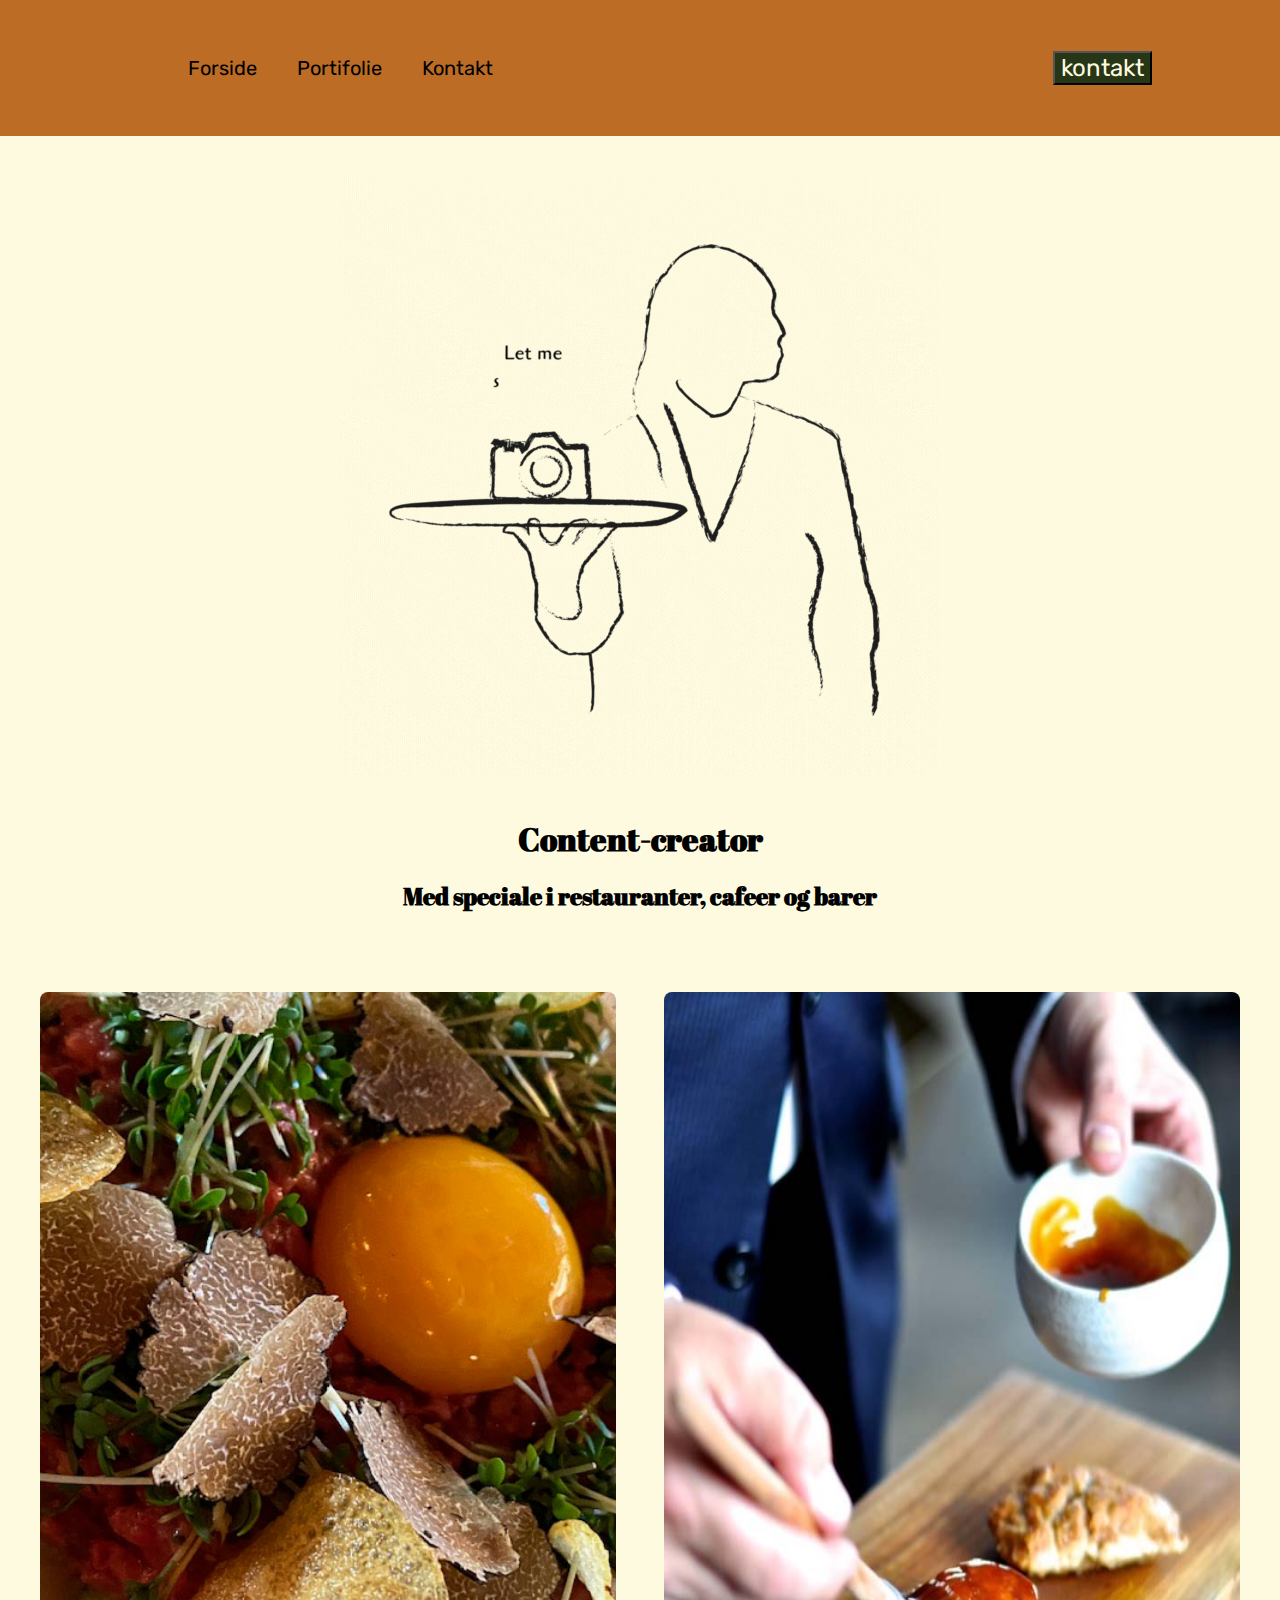
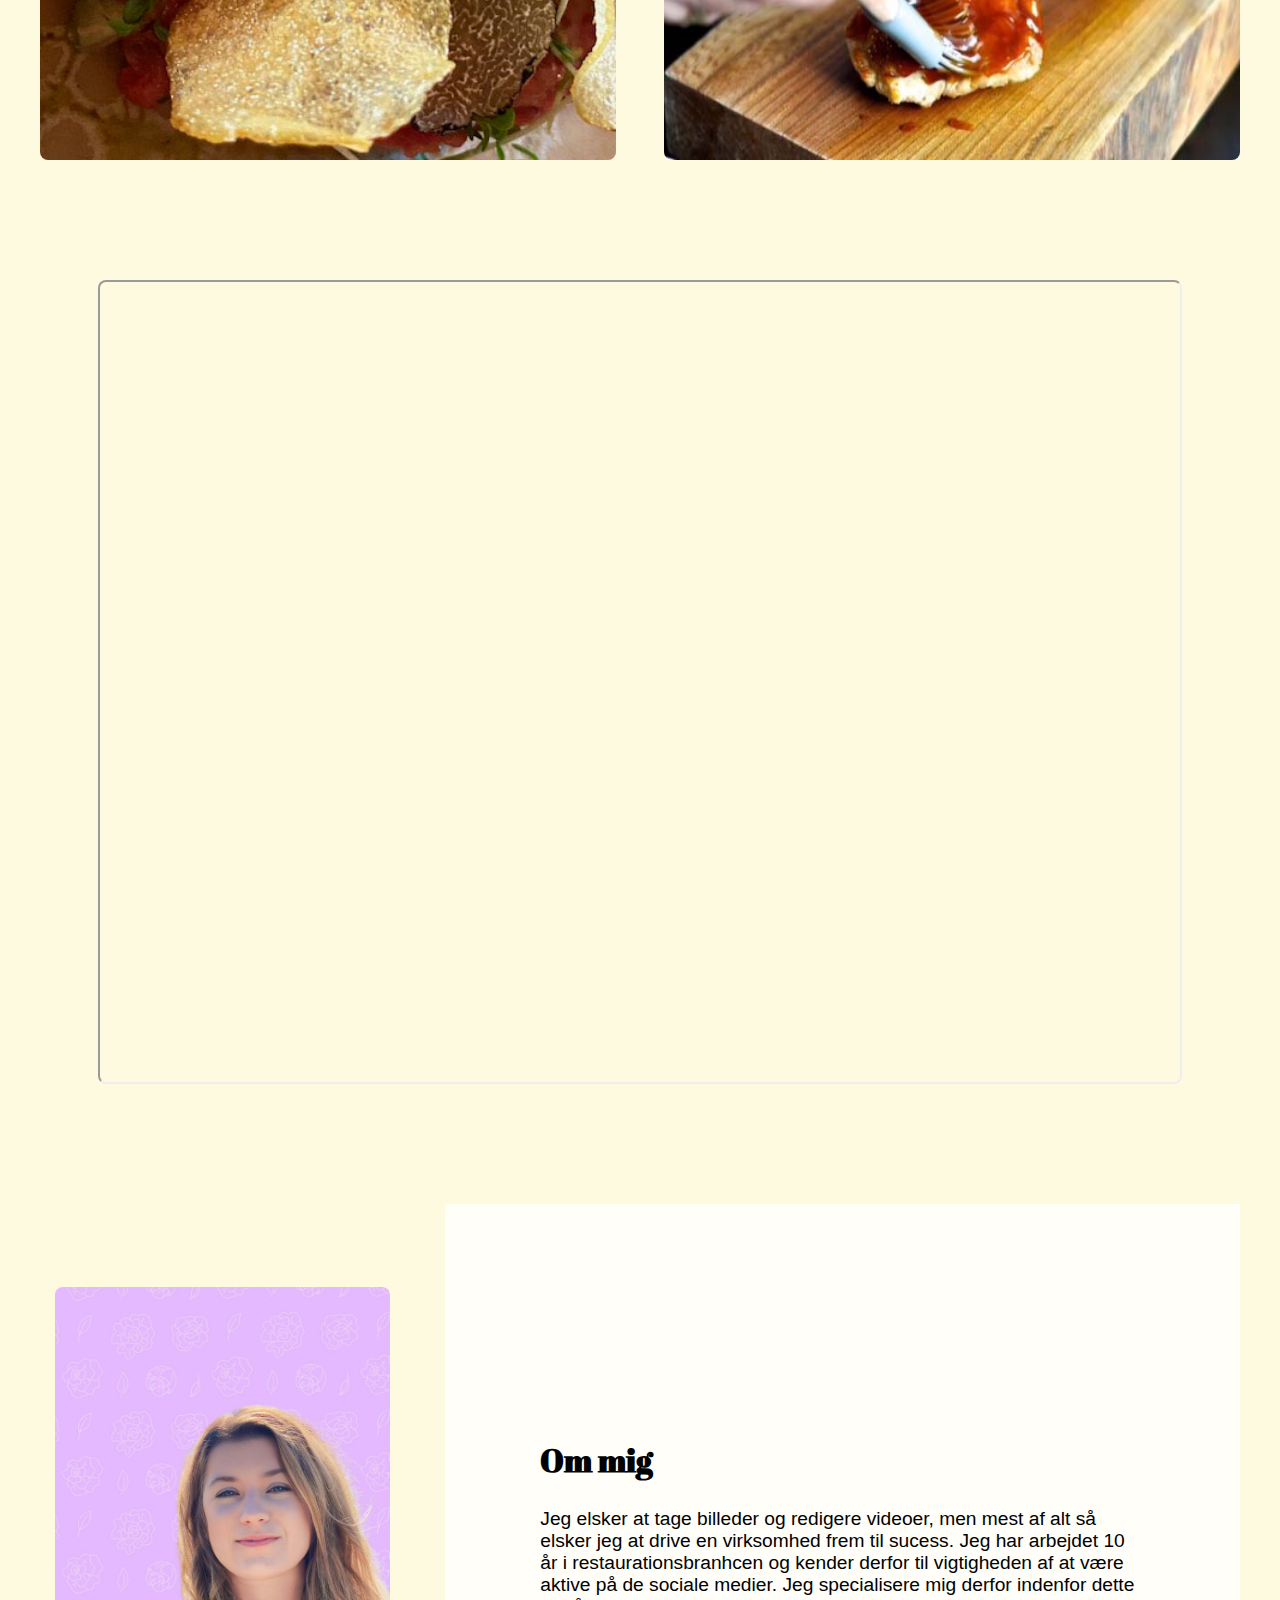
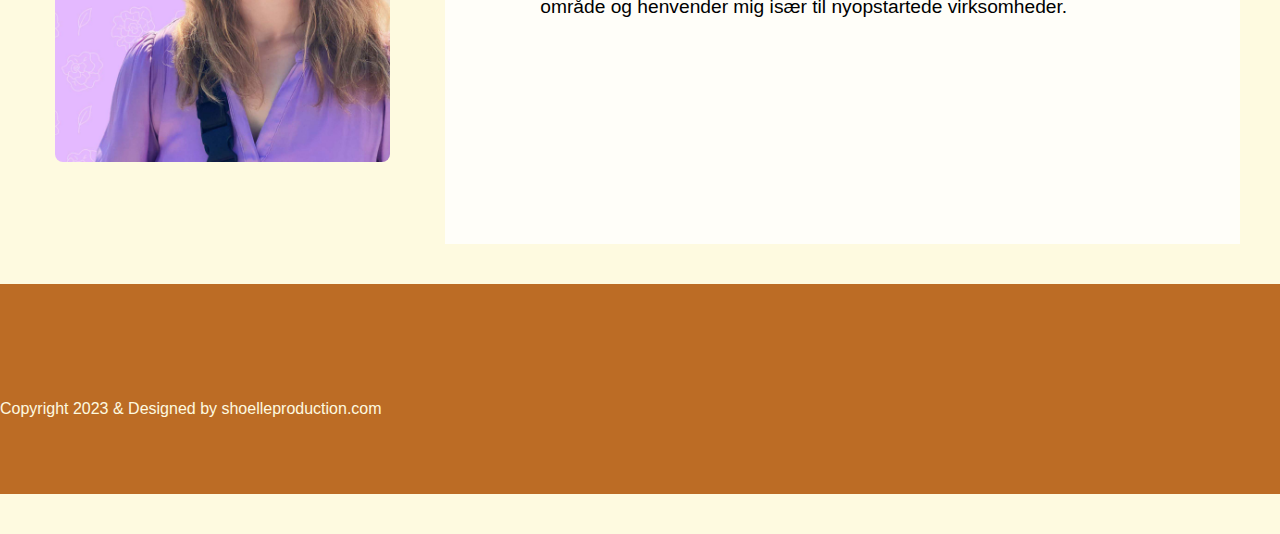
<file: eksamen/Kode/index.html>
<!DOCTYPE html>
<html lang="da">

<head>
    <meta charset="UTF-8">
    <meta name="viewport" content="width=device-width, initial-scale=1.0">

    <link rel="stylesheet" href="projekt3.css">
    <link rel="stylesheet" href="https://fonts.googleapis.com/css2?family=Abril+Fatface&family=Rubik&display=swap">
    <link rel="stylesheet" href="https://cdnjs.cloudflare.com/ajax/libs/font-awesome/6.2.0/css/all.min.css" integrity="sha512-xh6O/CkQoPOWDdYTDqeRdPCVd1SpvCA9XXcUnZS2FmJNp1coAFzvtCN9BmamE+4aHK8yyUHUSCcJHgXloTyT2A==" crossorigin="anonymous" referrerpolicy="no-referrer" />
    
    <title>Home</title>
</head>

<body>
    <header>

        <nav>
            <div class="burger-menu">
                <span></span>
                <span></span>
                <span></span>
            </div>
            <ul class="nav_links">
                <li><a href="index.html">Forside</a></li>
                <li><a href="portifolie.html">Portifolie</a></li>
                <li><a href="kontakt.html">Kontakt</a></li>
            </ul>
        </nav>

        <div class="cta" onclick="window.location.href='#kontakt';">
            <button class="button1">kontakt</button>
        </div>

    </header>

         <div class="logo-container">
             <img src="billedemappe_til_projekt_3/let_me_serve_you-2.gif" alt="logo" class="logo">
         </div>

        <div class="textbook1">
              <h1>Content-creator</h1>
              <h2>Med speciale i restauranter, cafeer og barer</h2>
         </div>

        <div class="foto-container">
          <img src="billedemappe_til_projekt_3/tatar.jpg" alt="foto" class="foto">
          <img src="billedemappe_til_projekt_3/anretning.JPG" alt="foto" class="foto">
        </div>

        <div class="video-section1">
            <iframe class="youtube-video" src="https://www.youtube.com/embed/1UlwW03S_CE" allowfullscreen></iframe>
        </div>
        
    
        <div class="om_mig-container">
             <div class="column1">
                 <img src="billedemappe_til_projekt_3/potrat.jpeg" alt="potrat" class="potrat-image">
        </div>

        <div class="column2">
        <div class="textbook2">
                    <h2>Om mig</h2>
                    <p>Jeg elsker at tage billeder og redigere videoer, men mest af alt 
                        så elsker jeg at drive en virksomhed frem til sucess.
                        Jeg har arbejdet 10 år i restaurationsbranhcen og kender derfor til vigtigheden af at 
                        være aktive på de sociale medier. Jeg specialisere mig derfor indenfor
                        dette område og henvender mig især til nyopstartede virksomheder. 
                    </p>
        </div>
        </div>
      
      </div>
         <footer>
         <div class="footer_container"> 
         <div class="socialicons"> 
                <a href="https://www.facebook.com/shirley.holm2/"><i class="fa-brands fa-facebook"></i></a>
                <a href="https://www.youtube.com/channel/UChQRizSnFZeprLLvvIGHzjg"><i class="fa-brands fa-youtube"></i></a>
                <a href="#"><i class="fa-brands fa-instagram"></i></a>
        </div>
            <div class="footerbottom">
                  <p>Copyright 2023 & Designed by shoelleproduction.com</p>
            </div>
            </div>
         </footer>

        <div class="overlay" onclick="closeNav()"></div>

    <script>
        document.addEventListener('DOMContentLoaded', function () {
            var navLinks = document.querySelector('.nav_links');
            var burgerMenu = document.querySelector('.burger-menu');
    
            burgerMenu.addEventListener('click', function () {
    navLinks.classList.toggle('show');
    document.querySelector('.overlay').classList.toggle('show');
});
    
            // Close the menu when a link is clicked
            var navLinksList = document.querySelectorAll('.nav_links li a');
            navLinksList.forEach(function (link) {
                link.addEventListener('click', function () {
                    navLinks.classList.remove('show');
                });
            });
        });
        
        function closeNav() {
            document.querySelector('.nav_links').classList.remove('show');
            document.querySelector('.overlay').classList.remove('show');
        }
    </script>

</body>
</html>
</file>
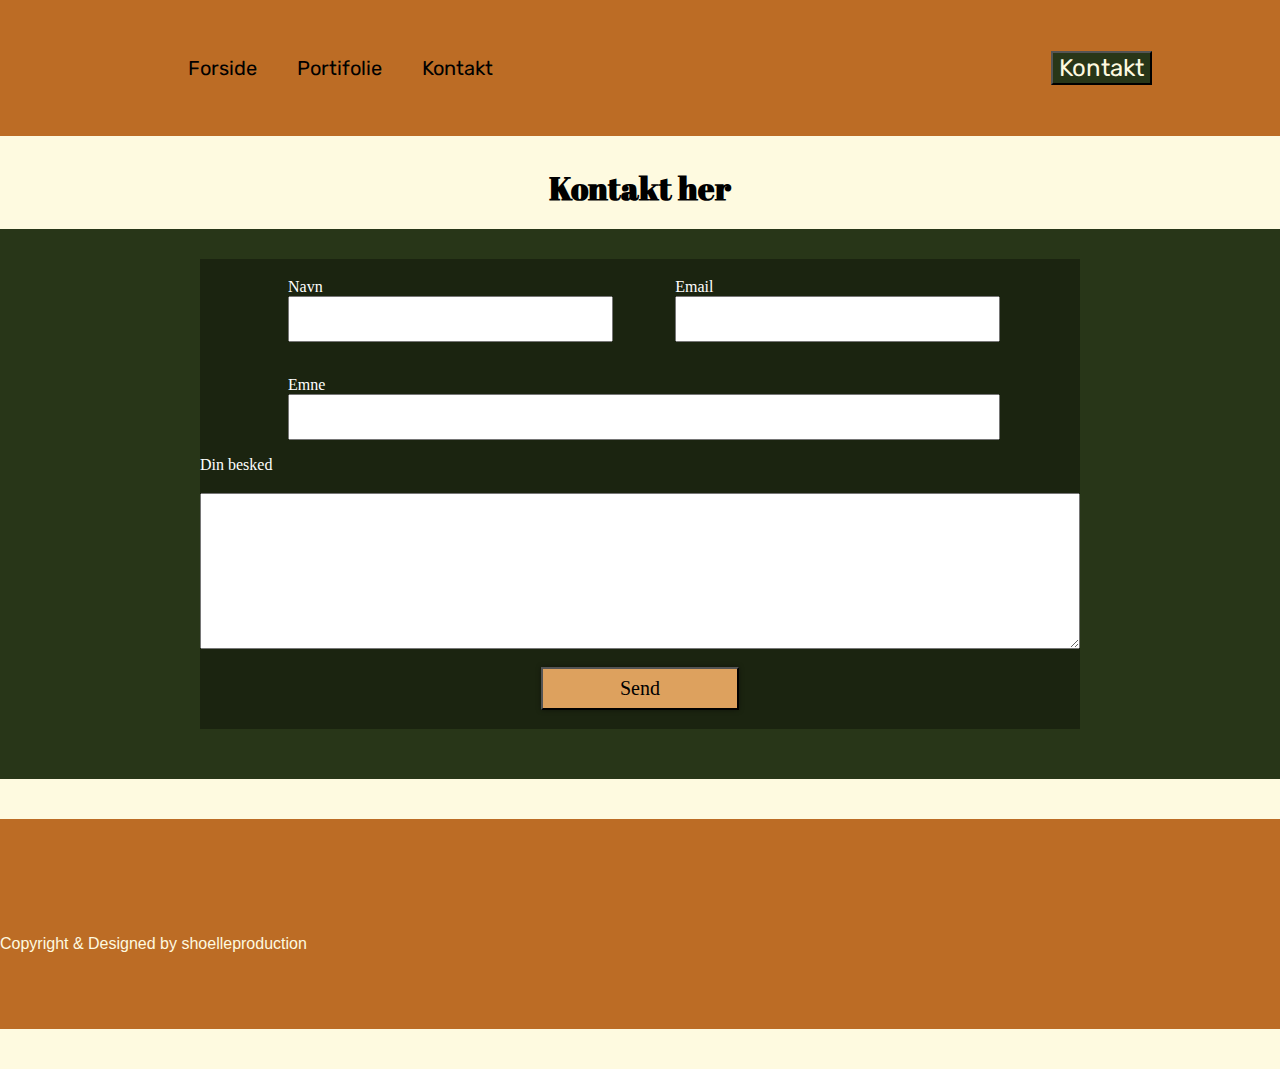
<file: eksamen/Kode/kontakt.html>
<!DOCTYPE html>
<html lang="da">

<head>
    <meta charset="UTF-8">
    <meta name="viewport" content="width=device-width, initial-scale=1.0">
    <link rel="stylesheet" href="projekt3.css">
    <link rel="stylesheet" href="kontaktboks.css">
    <link rel="preconnect" href="https://fonts.googleapis.com">
    <link rel="preconnect" href="https://fonts.gstatic.com" crossorigin>
    <link href="https://fonts.googleapis.com/css2?family=Abril+Fatface&family=Rubik&display=swap" rel="stylesheet">
    <link rel="stylesheet" href="https://cdnjs.cloudflare.com/ajax/libs/font-awesome/6.2.0/css/all.min.css" integrity="sha512-xh6O/CkQoPOWDdYTDqeRdPCVd1SpvCA9XXcUnZS2FmJNp1coAFzvtCN9BmamE+4aHK8yyUHUSCcJHgXloTyT2A==" crossorigin="anonymous" referrerpolicy="no-referrer" />
    <title>kontakt</title>
</head>
<body>
    <header>
        <nav>

            <div class="burger-menu">
                <span></span>
                <span></span>
                <span></span>
            </div>

            <ul class="nav_links">
                <li><a href="index.html">Forside</a></li>
                <li><a href="portifolie.html">Portifolie</a></li>
                <li><a href="kontakt.html">Kontakt</a></li>
            </ul>

        </nav>

        <div class="cta" onclick="window.location.href='#Kontakt';">
            <button class="button1">Kontakt</button>
        </div>

    </header>

        <h1 class="tittle">Kontakt her </h1>
        <section class="contact-section">
            <form class="form">
                <div class="id">
                    <div class="name">
                        <label for="name">Navn</label>
                        <input id="name" type="text" name="name">
                    </div>
                    <div class="email">
                        <label for="email">Email</label>
                        <input id="email" type="text" name="email">
                    </div>
                </div>
                <div class="subject">
                    <label for="subject">Emne</label>
    
                    <input id="subject" type="text" name="subject">
                </div>
                <label>Din besked</label>
                  <textarea name="content" cols="30" rows="10"></textarea>

                    <button type="submit">Send</button>
                </form>
        </section>

    <footer>
        <div class="footer_container"> 
            <div class="socialicons"> 
                <a href="#"><i class="fa-brands fa-facebook"></i></a>
                <a href="#"><i class="fa-brands fa-youtube"></i></a>
                <a href="#"><i class="fa-brands fa-instagram"></i></a>
            </div>

        <div class="footerbottom">
                <p>Copyright & Designed by shoelleproduction</p>
        </div>
        </div>
    </footer>

    <div class="overlay" onclick="closeNav()"></div>

    <script>
        document.addEventListener('DOMContentLoaded', function () {
            var navLinks = document.querySelector('.nav_links');
            var burgerMenu = document.querySelector('.burger-menu');
    
            burgerMenu.addEventListener('click', function () {
                navLinks.classList.toggle('show');
            });
    
            // Close the menu when a link is clicked
            var navLinksList = document.querySelectorAll('.nav_links li a');
            navLinksList.forEach(function (link) {
                link.addEventListener('click', function () {
                    navLinks.classList.remove('show');
                });
            });
        });
        
        function closeNav() {
            document.querySelector('.nav_links').classList.remove('show');
            document.querySelector('.overlay').classList.remove('show');
        }
    </script>

</body>
</html>
</file>
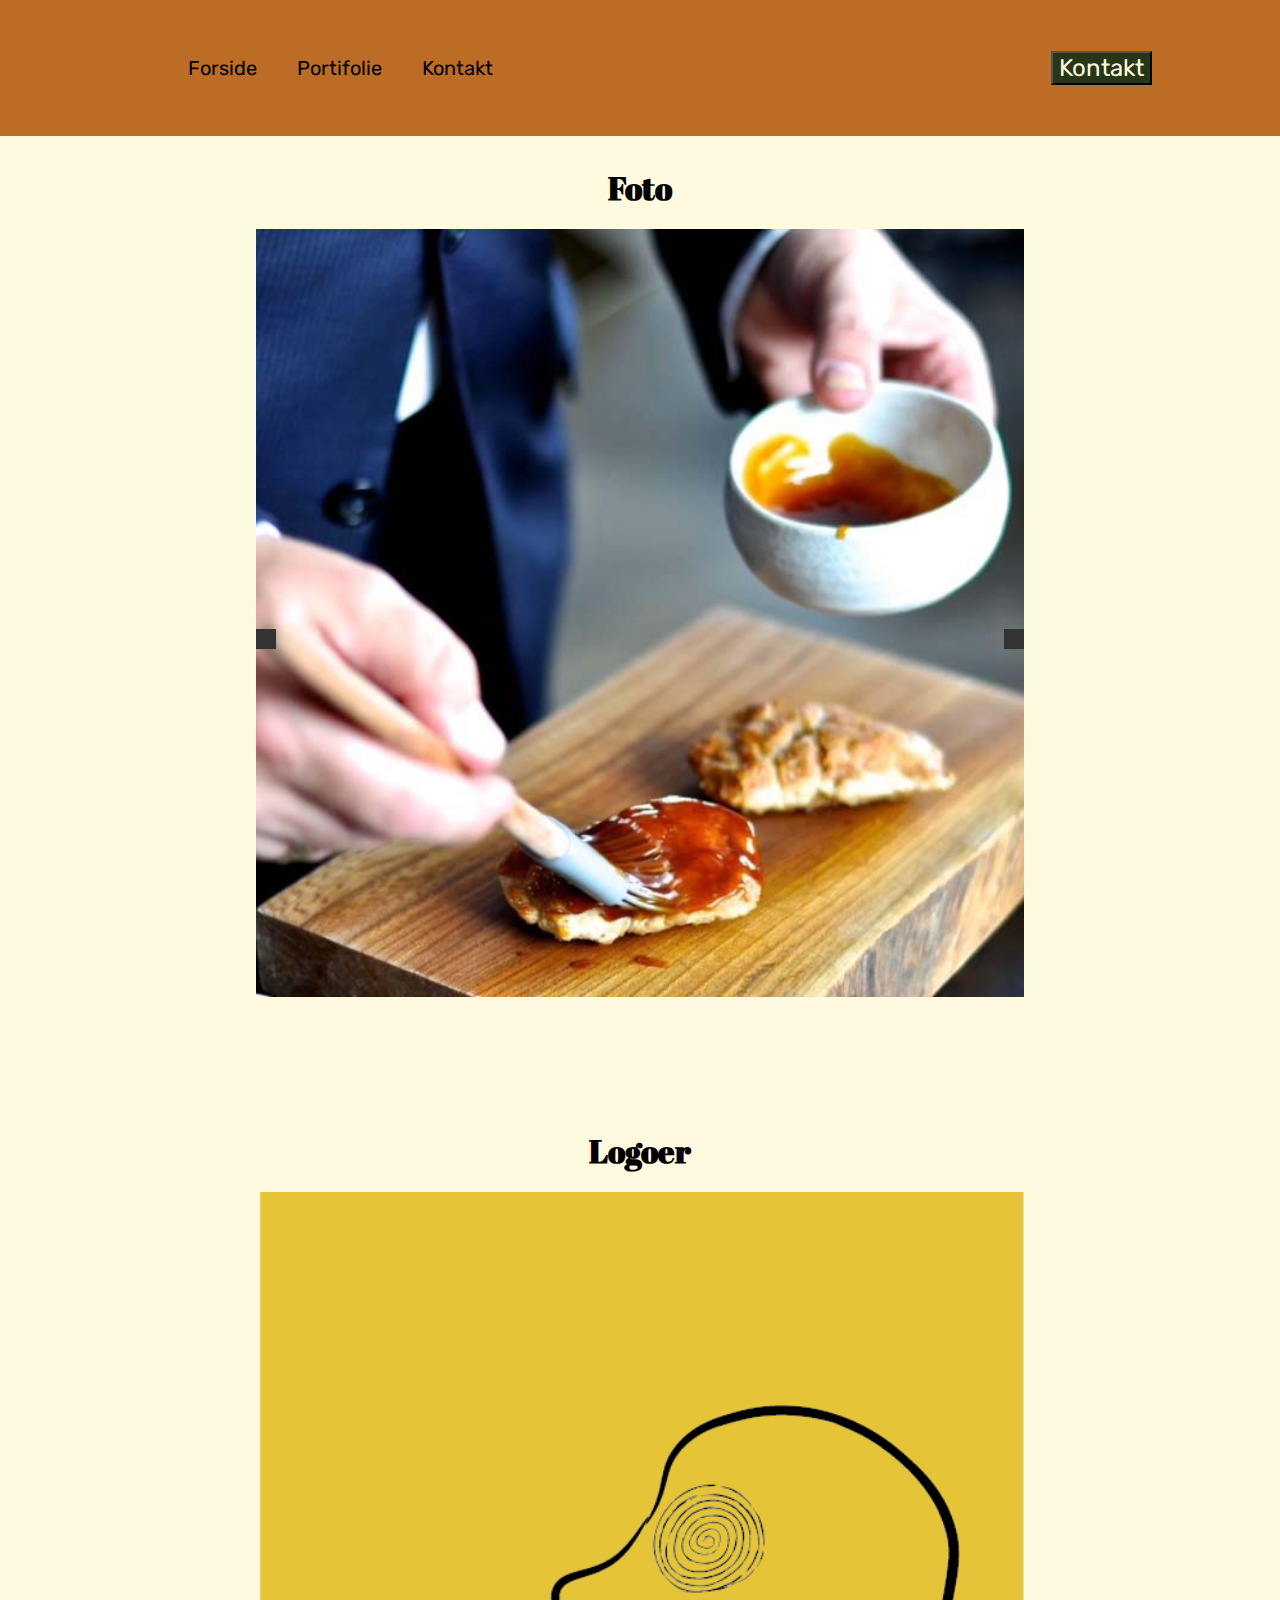
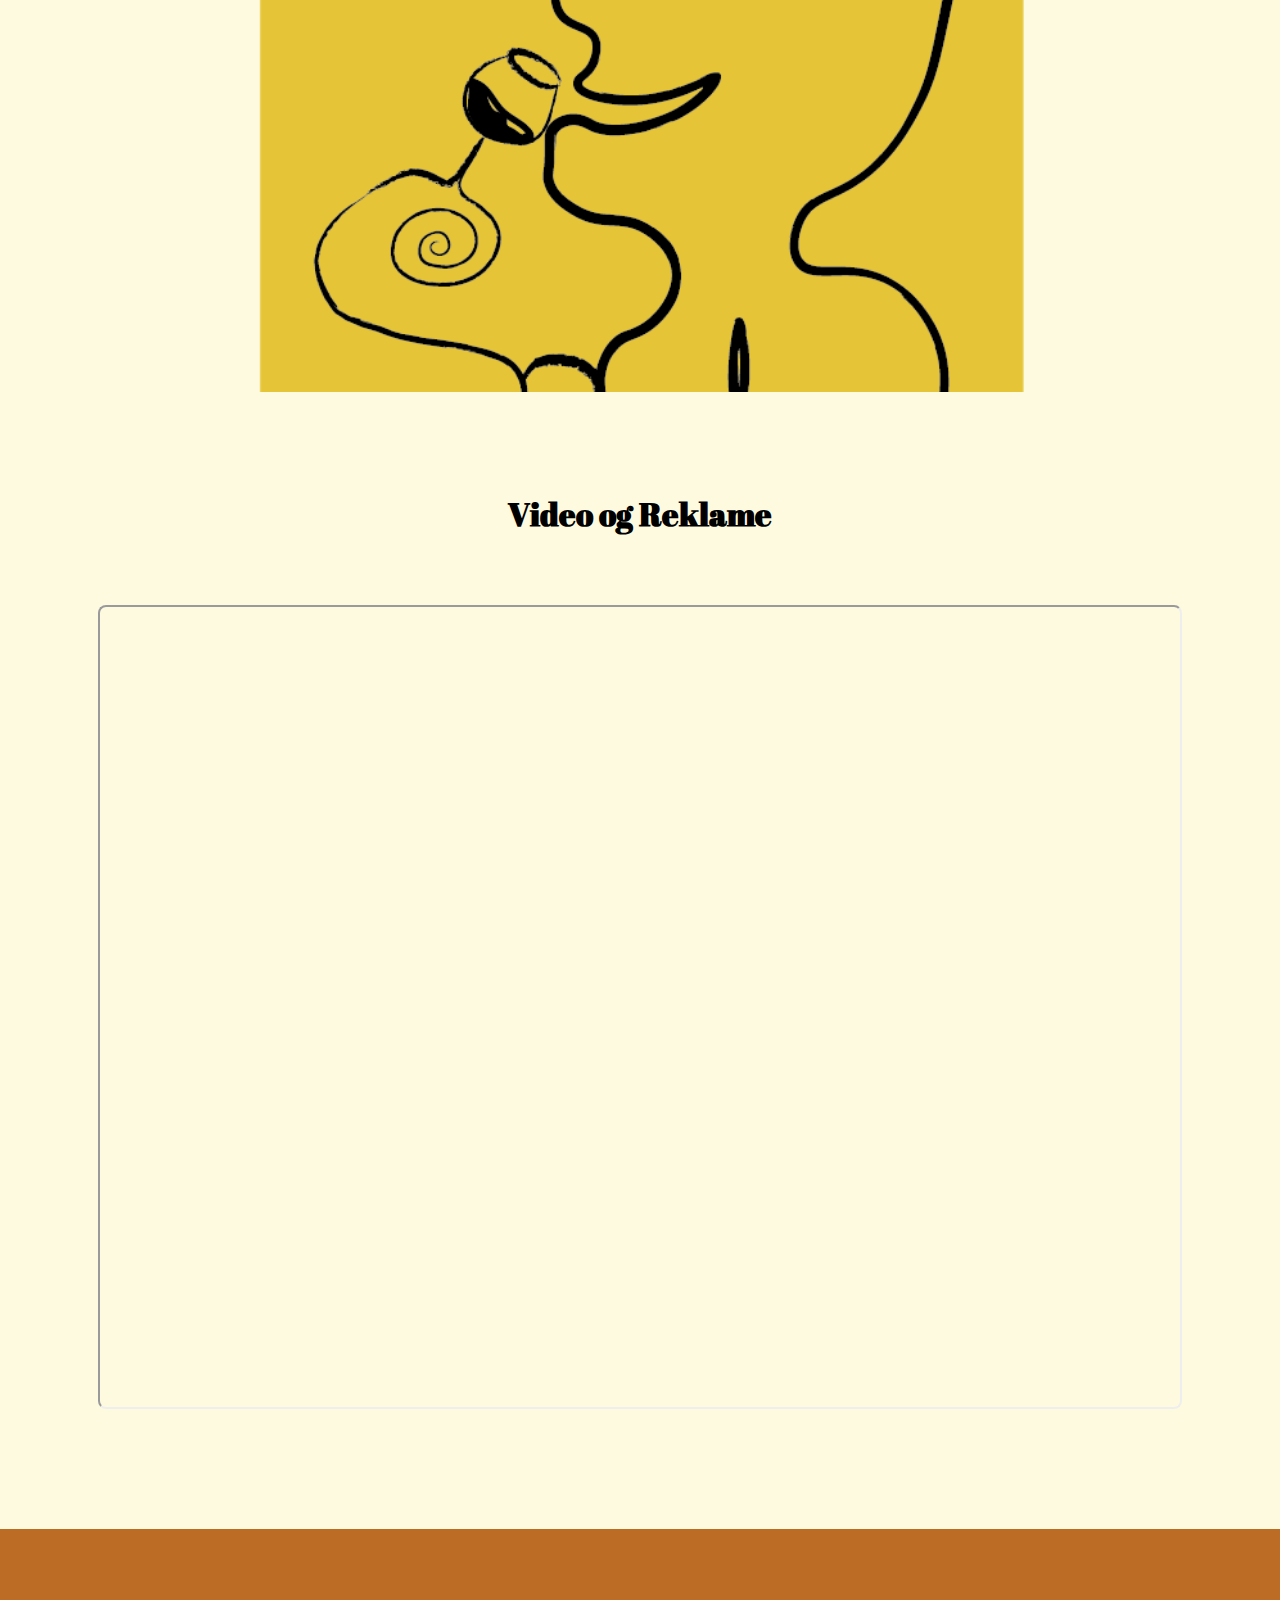
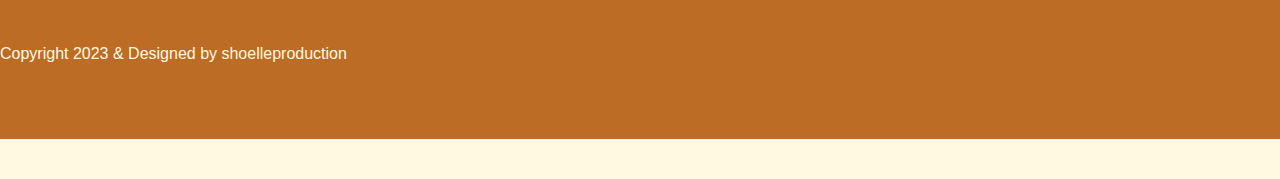
<file: eksamen/Kode/portifolie.html>
<!DOCTYPE html>
<html lang="da">

<head>
    <meta charset="UTF-8">
    <meta name="viewport" content="width=device-width, initial-scale=1.0">
    <link rel="stylesheet" href="projekt3.css">
    <link rel="preconnect" href="https://fonts.googleapis.com">
    <link rel="preconnect" href="https://fonts.gstatic.com" crossorigin>
    <link href="https://fonts.googleapis.com/css2?family=Abril+Fatface&family=Rubik&display=swap" rel="stylesheet">
    <link rel="stylesheet" href="https://cdnjs.cloudflare.com/ajax/libs/font-awesome/6.2.0/css/all.min.css" integrity="sha512-xh6O/CkQoPOWDdYTDqeRdPCVd1SpvCA9XXcUnZS2FmJNp1coAFzvtCN9BmamE+4aHK8yyUHUSCcJHgXloTyT2A==" crossorigin="anonymous" referrerpolicy="no-referrer" />
    <title>portifolie</title>
</head>

<body>
    <header>
        <nav>
            <div class="burger-menu">
                <span></span>
                <span></span>
                <span></span>
            </div>

            <ul class="nav_links">
                <li><a href="index.html">Forside</a></li>
                <li><a href="portifolie.html">Portifolie</a></li>
                <li><a href="kontakt.html">Kontakt</a></li>
            </ul>
        </nav>

         <div class="cta" onclick="window.location.href='#Kontakt';">
            <button class="button1">Kontakt</button>
         </div>

    </header>

    <h1 class="tittle">Foto</h1>

    <div class="slideshow-container">
        <div class="slideshow">
            <img class="active" src="billedemappe_til_projekt_3/anretning.JPG" alt="Slide 1">
        </div>
        <div class="slider-nav">
            <button class="previous"><i class="fas fa-arrow-left"></i></button>
            <button class="next"><i class="fas fa-arrow-right"></i></button>
        </div>
    </div>
    
     <h1>Logoer </h1>

    <div class="slideshow-container1">
        <div class="slideshow1">
            <img src="billedemappe_til_projekt_3/logo-salute.png" alt="Slide 1">
        </div>
    </div>

    <h1>Video og Reklame</h1>
    <div class="video-section1">
        <iframe class="youtube-video" src="https://www.youtube.com/embed/cLKI1sBvCTE" allowfullscreen></iframe>
    </div>
    
    <footer>
        <div class="footer_container">
            <div class="socialicons">
                <a href="#"><i class="fa-brands fa-facebook"></i></a>
                <a href="#"><i class="fa-brands fa-youtube"></i></a>
                <a href="#"><i class="fa-brands fa-instagram"></i></a>
            </div>
            <div class="footerbottom">
                <p>Copyright 2023 & Designed by shoelleproduction</p>
            </div>
        </div>
    </footer>

    <div class="overlay" onclick="closeNav()"></div>

    <script>
        document.addEventListener('DOMContentLoaded', function () {
            var navLinks = document.querySelector('.nav_links');
            var burgerMenu = document.querySelector('.burger-menu');

            burgerMenu.addEventListener('click', function () {
                navLinks.classList.toggle('show');
            });

            // Close the menu when a link is clicked
            var navLinksList = document.querySelectorAll('.nav_links li a');
            navLinksList.forEach(function (link) {
                link.addEventListener('click', function () {
                    navLinks.classList.remove('show');
                });
            });

            const images = document.querySelectorAll('.slideshow img');
            const prevButton = document.querySelector('.previous');
            const nextButton = document.querySelector('.next');

            let currentIndex = 0;

            function showImage(index) {
                images.forEach(img => img.classList.remove('active'));
                images[index].classList.add('active');
            }

            function nextImage() {
                currentIndex = (currentIndex + 1) % images.length;
                showImage(currentIndex);
            }

            function previousImage() {
                currentIndex = (currentIndex - 1 + images.length) % images.length;
                showImage(currentIndex);
            }

            nextButton.addEventListener('click', nextImage);
            prevButton.addEventListener('click', previousImage);

            // Initial setup to handle the current width
            showImage(currentIndex);
        });

        function closeNav() {
            document.querySelector('.nav_links').classList.remove('show');
            document.querySelector('.overlay').classList.remove('show');
        }
    </script>
</body>

</html>
</file>
<file: eksamen/Kode/projekt3.css>
@import url('https://fonts.googleapis.com/css2?family=Rubik&display=swap');

body {
    background-color: #FEFAE0;
    margin: 0; 
    padding: 0; 
}

h1 {
    font-family: 'Abril Fatface'
}

h2 {
    font-family: 'Abril Fatface', cursive;
}
p {
    font-family: sans-serif;
}

/*footer*/ 

footer {
    background-color: #BC6C25;
    color: black;
    padding: 10px 0; 
    position: relative;
    margin-top: 40px; 
    margin-bottom: 40px; 
}


.footer_container {
    display: flex;
    flex-direction: column;
    align-items: flex-start;
    color: #BC6C25;
    margin-bottom: 50px;
}

.socialicons {
    display: flex;
    justify-content: center;
    align-items: center;
    margin: 20px 0; 
}

.socialicons a {
    text-decoration: none;
    padding: 10px;
    background-color: transparent;
    margin: 10px;
    border-radius: 50%;
    color: #283618;
}


.socialicons a:hover {
    color: #FEFAE0;
}

.footerbottom {
    margin-top: 10px;
    order: 2;
    text-align: left;
    color: #BC6C25;
}

.footerbottom p { 
    color: #fefae0;
}

/*header*/

li, a, button {
    font-family: "Rubik", sans-serif;
    font-weight: 400;
    font-size: 20px;
    color: black;
    text-decoration: none;
}


header {
    display: flex;
    justify-content: space-between;
    align-items: center;
    padding: 40px 10%;
    position: relative;
    z-index: 3;
    margin-bottom: 30px;
    background-color: #BC6C25;
}

.nav_links {
    list-style: none;
    display: flex;
}

.nav_links li {
    display: list-item;
    padding: 0px 20px;
}

.nav_links li a {
    transition: all 0.3s ease 0s;
}

.nav_links li a:hover {
    color:#fefae0;
}

.cta button {
    color: #fefae0;
    background-color: #283618;
    font-size: x-large;
}

.cta button:hover {
    color: black;
    background-color: #fefae0;
}

button:hover {
    background-color: #fefae0
}

.burger-menu {
    display: none;
    flex-direction: column;
    cursor: pointer;
}

.burger-menu span {
    height: 3px;
    width: 25px;
    background-color: #cfc8c8;
    margin: 10px 0;
}
/*forside*/ 

.logo-container {
    display: flex;
    justify-content: center;
    align-items: center;
    position: relative;
    padding: 10px 0;
    text-align: center; 
}

.logo {
    max-width: 50%; 
    height: auto; 
    border-radius: 8px;
    margin: 0 auto; 
}

.column1 {
    display: flex;
    justify-content: center; 
    margin-bottom: 10px; 
}

.textbook1 {
    padding: 10px 0;
    justify-content: space-between;
    text-align: center;
    margin-bottom: 50px;
}

.foto-container {
    display: flex;
    justify-content: space-between;
    margin-bottom: 20px; 
}

.video-section1 {
    display: flex;
    justify-content: center;
    align-items: center;
    flex-direction: column; 
    margin: 50px 40px; 
    margin-bottom: 50px;
}

.youtube-video {
    max-width: 90%;
    height: 300px; 
    border-radius: 8px;
    margin: 20px 0; 
    outline: none;
}

.om_mig-container {
    display: flex;
    flex-direction: column;
    margin: 0 10px; 
    margin-bottom: 50px;
}

.column2 {
    background-color: rgba(255, 255, 255, 0.8); 
    padding: 20px;
    margin: 0 auto; 
    max-width: 85%;
}

.textbook2,
header {
    text-align: center; 
}


.potrat-image {
    max-width: 85%;
    height: auto;
    border-radius: 8px;
    margin: 0 40px; 
}

/*portifolie*/ 

h1 {
    text-align: center;
    margin-bottom: 20px; 
}

.slideshow-container {
    width: 80%;
    height: 400px; 
    margin: auto;
    overflow: hidden;
    position: relative;
}

.slideshow {
    display: flex;
    transition: transform 0.5s ease-in-out;
}

.slideshow img {
    width: 100%; 
    height: auto;
    object-fit: cover;
}

.slider-nav {
    position: absolute;
    top: 50%;
    width: 100%;
    display: flex;
    justify-content: space-between;
}

.previous,
.next {
    background-color: #333;
    color: #fff;
    border: none;
    padding: 10px;
    cursor: pointer;
}

.slideshow-container1 {
    width: 80%;
    height: 400px; 
    margin: auto;
    overflow: hidden;
    position: relative;
}

.slideshow1 {
    display: flex;
    transition: transform 0.5s ease-in-out;
}

.slideshow1 img {
    width: 100%; 
    height: auto;
    object-fit: cover;
}

.slider-nav {
    position: absolute;
    top: 50%;
    width: 100%;
    display: flex;
    justify-content: space-between;
}

.previous,
.next {
    background-color: #333;
    color: #fff;
    border: none;
    padding: 10px;
    cursor: pointer;
}

/*mobile*/
@media screen and (max-width: 700px) {
    .nav_links {
        display: flex;
        flex-direction: column;
        align-items: flex-start;
        position: absolute;
        width: 50%;
        background-color: #BC6C25;
        top: 64px;
        left: -100%;
        transition: left 0.3s ease;
        height: 100vh;
    }


    .nav_links.show {
        left: 0;
    }

    .nav_links li {
        margin-bottom: 100px;
    }

    .burger-menu {
        display: flex;
        position: absolute;
        top: 20px;
        left: 20px;
        flex-direction: column;
        cursor: pointer;
    }
    
    .burger-menu span {
        height: 3px;
        width: 25px;
        background-color: #283618; 
        margin: 10px 0;
    }
    
    .overlay {
        display: none;
        position: fixed;
        top: 0;
        left: 0;
        width: 100%;
        height: 50px; 
        background-color: green; 
        z-index: 1;
    }
    
    
    .overlay.show {
        display: block;
    }

    header {
        flex-direction: column;
        align-items: flex-start;
    }

    .cta {
        margin-top: 20px;
        position: absolute;
        top: 20px;
        right: 20px;
    }

    .footer_container {
        margin-top: 10px;
        align-items: center;
    }


    .footerbottom {
        order: 1;
        text-align: center;
    }


    .socialicons a i {
        font-size: 2.5em;
    }

    .foto-container {
        flex-direction: column;
        align-items: center; 
    }

    .foto {
        margin: 10px 0; 
        max-width: 85%;
        margin: auto; 
        display: block; 
    }

    
}

/*desktop*/ 
@media screen and (min-width: 768px) {
    li, a, button {
        font-family: "Rubik", sans-serif;
        font-weight: 400;
        font-size: 20px;
        color: black;
        text-decoration: none;
    }

    .foto-container {
        display: flex;
        justify-content: space-between;
        margin-left: 40px;
        margin-right: 40px;
        margin-bottom: 100px;
    }

    .foto {
        width: 48%; 
        height: auto; 
        border-radius: 8px;
    }
    .video-section1 {
        margin: 50px 40px; 
        margin-bottom: 100px;
    }

   
    .youtube-video {
        width: 1500px; 
        height: 800px; 
    }

    .column {
        flex: 1;
        margin: 0 10px;
        
    }

    .om_mig-container {
        flex-direction: row;
        align-items: center;
        margin: 0; 
        justify-content: space-between; 
    }

    .column1 {
        margin-bottom: 0;
        margin-right: 10px; 
        justify-content: center; 
    }

    .potrat-image {
        width: 100%; 
        margin: 0 0 0 50px; 
    }

    .column2 {
        height: 600px;
        margin: 0 40px; 
        display: flex;
        align-items: center;
        justify-content: center;
    }
    
    .textbook2 {
        max-width: 80%;
        text-align: left;
    }

    .textbook2 h2 {
        font-size: 2em; 
    }
    .textbook2 p {
        font-size: 1.2em; 
    }
    .slideshow-container {
            width: 60%;
            height: 800px; 
            margin-bottom: 100px;
        }
    .slideshow-container1 {
            width: 60%;
            height: 800px; 
            margin-bottom: 100px;
        }
    }
</file>
<file: eksamen/Kode/kontaktboks.css>
.contact-section {
    background:#283618;
    padding: 30px 0 50px 0;
    text-align: center;
}

.contact-section h3 {
    margin: 0;
    padding: 0;
    font-family: 'Open Sans';
    color: rgba(255, 255, 255, .9);
    font-size: 25px;
    margin-bottom: 20px;
    text-transform: uppercase;
}

.contact-section form {
    display: flex;
    flex-direction: column;
    justify-content: space-around;
    margin: 0 auto;
    max-width: 880px;
    height: 450px;
    background: rgba(0, 0, 0, 0.32);
    text-align: left;
    padding: 10px 0;
}

.contact-section .subject,
.contact-section .content {
    width: 80%;
    margin: 0 auto;
}

.contact-section form label {
    display: block;
    padding: 0;
    margin: 0;
    font-family: 'Varela Round';
    color: white;
}

.contact-section .id {
    display: flex;
    justify-content: space-between;
    height: 80px;
    width: 80%;
    margin: 0 auto;
}

.contact-section .name,
.contact-section .email {
    display: inline-block;
    width: 45%;
}

.contact-section .name label,
.contact-section .email label {
    display: block;
    padding: 0;
    margin: 0;
    font-family: 'Varela Round';
    color: white;
}

.contact-section input[name="email"],
.contact-section input[name="name"] {
    width: 100%;
    height: 40px;
}

.contact-section .subject {
    height: 62px;
}

.contact-section input[name="subject"] {
    width: 100%;
    height: 40px;
}

.contact-section .content textarea {
    width: 100%;
    resize: none;
}

.contact-section button {
    margin: 0 auto; /* Center the button */
    background: #DDA15E;
    padding: 8px 77px;
    box-shadow: 0 0 5px rgba(0, 0, 0, .4);
    font-family: 'Varela Round';
    transition: all 0.3s ease;
    display: block; /* Ensure it takes up the full width */
}


.contact-section button:hover {
    background: #FEFAE0;
    border: 1px solid #606C38
}
</file>
